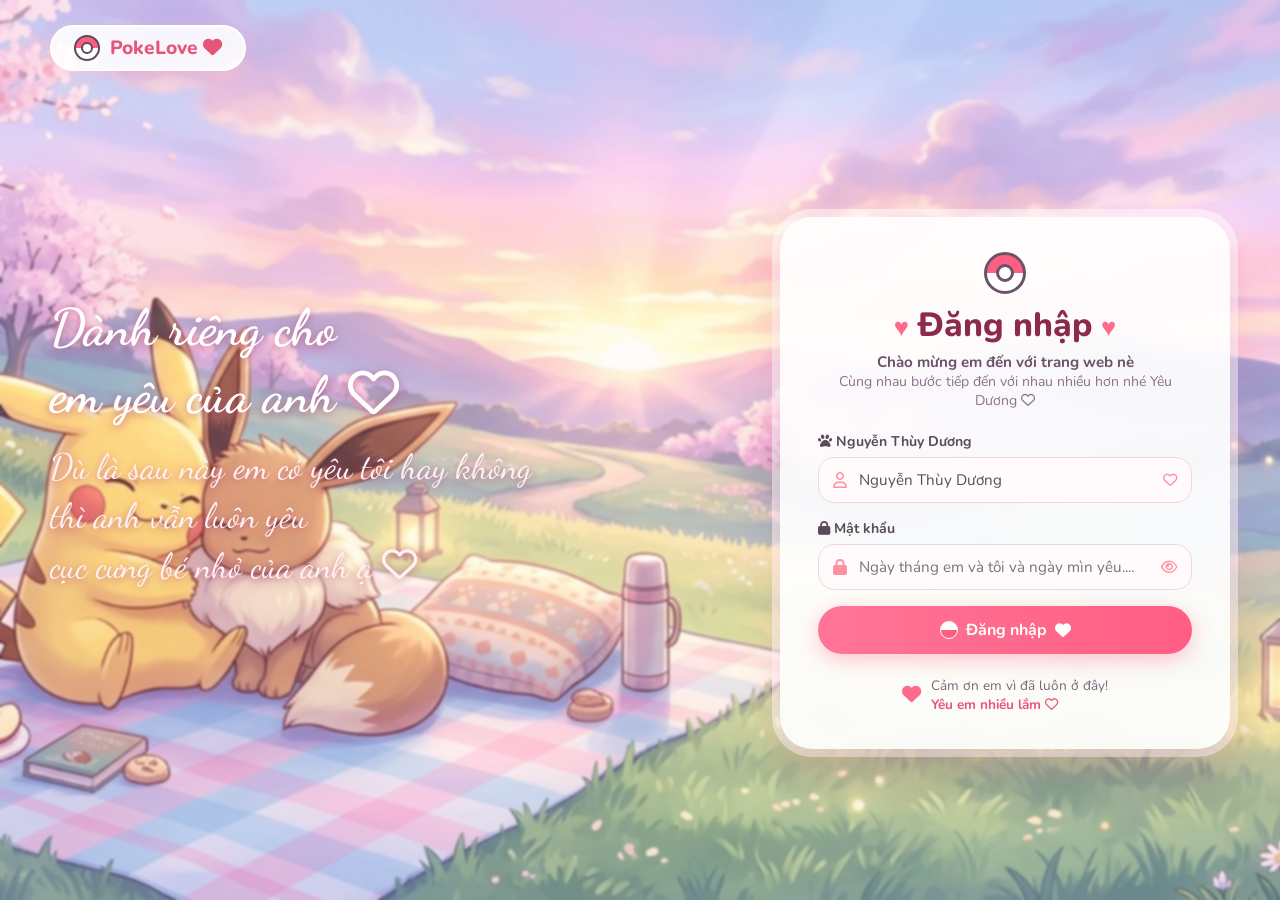
<file: index.html>
<!DOCTYPE html>
<html lang="vi">
<head>
    <meta charset="UTF-8">
    <meta name="viewport" content="width=device-width, initial-scale=1.0">
    <title>vì nghèo nên tôi code web tặng em</title>
    
    <!-- Google Fonts: Đổi sang Dancing Script hỗ trợ tiếng Việt có dấu hoàn hảo -->
    <link rel="preconnect" href="https://fonts.googleapis.com">
    <link rel="preconnect" href="https://fonts.gstatic.com" crossorigin>
    <link href="https://fonts.googleapis.com/css2?family=Dancing+Script:wght@600;700&family=Nunito:wght@400;600;700;800&display=swap" rel="stylesheet">
    
    <!-- Font Awesome Icons -->
    <link rel="stylesheet" href="https://cdnjs.cloudflare.com/ajax/libs/font-awesome/6.4.0/css/all.min.css">
    <link rel="stylesheet" href="style.css">
</head>
<body>

    <!-- Layer lớp phủ mờ nhẹ -->
    <div class="bg-overlay"></div>

    <!-- Header / Logo Top Left -->
    <header class="top-header">
        <div class="logo-box">
            <div class="pokeball-icon"></div>
            <span class="logo-text">PokeLove <i class="fa-solid fa-heart"></i></span>
        </div>
    </header>

    <!-- Container chính gồm 2 cột: BÊN TRÁI (Pokémon) & BÊN PHẢI (Đăng nhập) -->
    <main class="main-container">
        
        <!-- CỘT BÊN TRÁI: Dành cho hình Pokémon & Lời nhắn -->
        <section class="left-content">
            <div class="handwritten-message">
                <h2>Dành riêng cho<br>em yêu của anh <i class="fa-regular fa-heart"></i></h2>
                <p>Dù là sau này em có yêu tôi hay không <br>thì anh vẫn luôn yêu <br>cục cưng bé nhỏ của anh ạ <i class="fa-regular fa-heart"></i></p>
            </div>
        </section>

        <!-- CỘT BÊN PHẢI: Khung Đăng nhập -->
        <section class="login-card">
            <!-- Icon trang trí ở đầu form -->
            <div class="card-header-decor">
                <div class="center-pokeball"></div>
            </div>

            <h1 class="card-title">
                <span class="pink-heart">♥</span> Đăng nhập <span class="pink-heart">♥</span>
            </h1>
            
            <p class="card-subtitle">Chào mừng em đến với trang web nè</p>
            <p class="card-subtext">Cùng nhau bước tiếp đến với nhau nhiều hơn nhé Yêu Dương <i class="fa-regular fa-heart"></i></p>

            <!-- Form đăng nhập -->
            <form class="login-form" id="loginForm">
                <!-- Tên đăng nhập -->
                <div class="form-group">
                    <label><i class="fa-solid fa-paw"></i> Nguyễn Thùy Dương</label>
                    <div class="input-wrapper">
                        <i class="fa-regular fa-user left-icon"></i>
                        <input type="text" value="Nguyễn Thùy Dương" required>
                        <i class="fa-regular fa-heart right-icon"></i>
                    </div>
                </div>

                <!-- Mật khẩu -->
                <div class="form-group">
                    <label><i class="fa-solid fa-lock"></i> Mật khẩu</label>
                    <div class="input-wrapper">
                        <i class="fa-solid fa-lock left-icon"></i>
                        <input type="password" id="passwordInput" placeholder="Ngày tháng em và tôi và ngày mìn yêu...." required>
                        <i class="fa-regular fa-eye right-icon" id="togglePassword" style="cursor: pointer;"></i>
                    </div>
                </div>

                <!-- Nút Đăng Nhập -->
                <button type="submit" class="btn-submit">
                    <div class="btn-pokeball"></div>
                    Đăng nhập
                    <i class="fa-solid fa-heart"></i>
                </button>
            </form>

            <!-- Lời nhắn chân trang form -->
            <div class="card-footer-note">
                <i class="fa-solid fa-heart footer-heart"></i>
                <div>
                    <p>Cảm ơn em vì đã luôn ở đây!</p>
                    <p class="highlight">Yêu em nhiều lắm <i class="fa-regular fa-heart"></i></p>
                </div>
            </div>
        </section>

    </main>

    <!-- JAVASCRIPT ĐÃ SỬA LỖI -->
    <script>
        const passwordInput = document.getElementById('passwordInput');
        const togglePassword = document.getElementById('togglePassword');

        // Tính năng ẩn/hiện mật khẩu khi bấm vào icon con mắt bên cạnh ô mật khẩu
        togglePassword.addEventListener('click', function() {
            if (passwordInput.type === 'password') {
                passwordInput.type = 'text';
                togglePassword.classList.remove('fa-eye');
                togglePassword.classList.add('fa-eye-slash'); // Đổi icon thành mắt gạch chéo
            } else {
                passwordInput.type = 'password';
                togglePassword.classList.remove('fa-eye-slash');
                togglePassword.classList.add('fa-eye');
            }
        });

        // Kiểm tra mật khẩu khi nhấn Đăng nhập
        const loginForm = document.getElementById('loginForm');
        
        loginForm.addEventListener('submit', function(e) {
            e.preventDefault(); // Chặn load lại trang
            
            const correctPassword = "24010803107";
            const enteredPassword = passwordInput.value.trim();

            if (enteredPassword === correctPassword) {
                alert("Đăng nhập thành công! Chào em yêu của anh Nguyễn Thùy Dương ❤️");
                // Chuyển hướng sang trang web 2
                window.location.href = "page2.html"; 
            } else {
                alert("Mật khẩu chưa chính xác òi thì ra m không nhớ haiz 🥺");
                passwordInput.focus();
            }
        });
    </script>
</body>
</html>
</file>
<file: style.css>
/* Reset CSS cơ bản */
* {
    margin: 0;
    padding: 0;
    box-sizing: border-box;
    font-family: 'Nunito', sans-serif;
}

/* Background ảnh Pokémon */
body {
    min-height: 100vh;
    background-image: url('Gemini_Generated_Image_efxnz4efxnz4efxn.jpg'); /* Đổi tên thành file ảnh nền của bạn */
    background-position: center; /* Ưu tiên hiển thị Pokémon ở góc bên trái */
    background-repeat: no-repeat;
    background-size: cover;
    background-attachment: fixed;
    display: flex;
    flex-direction: column;
    position: relative;
    color: #5a4b5c;
    overflow-x: hidden;
}

/* Overlay làm dịu nền */
.bg-overlay {
    position: absolute;
    inset: 0;
    background: rgba(255, 235, 243, 0.15);
    backdrop-filter: blur(1px);
    z-index: 0;
}

/* --- Header Logo --- */
.top-header {
    position: relative;
    z-index: 2;
    padding: 25px 50px;
}

.logo-box {
    display: inline-flex;
    align-items: center;
    gap: 10px;
    background: rgba(255, 255, 255, 0.88);
    padding: 8px 22px;
    border-radius: 30px;
    box-shadow: 0 4px 15px rgba(255, 182, 193, 0.4);
    border: 2px solid #ffffff;
}

.pokeball-icon {
    width: 26px;
    height: 26px;
    background: linear-gradient(to bottom, #ff5e83 50%, #ffffff 50%);
    border-radius: 50%;
    border: 2px solid #5a4b5c;
    position: relative;
}
.pokeball-icon::after {
    content: '';
    position: absolute;
    top: 50%; left: 50%;
    transform: translate(-50%, -50%);
    width: 8px; height: 8px;
    background: #fff;
    border: 2px solid #5a4b5c;
    border-radius: 50%;
}

.logo-text {
    font-weight: 800;
    font-size: 1.2rem;
    color: #e8557a;
}

/* --- LAYOUT CHÍNH (Chia 2 Cột) --- */
.main-container {
    position: relative;
    z-index: 2;
    display: grid;
    grid-template-columns: 1fr 450px; /* Cột trái tự co giãn, cột phải cố định 450px */
    gap: 50px;
    max-width: 1300px;
    width: 100%;
    margin: auto;
    padding: 20px 50px 50px;
    align-items: center;
}

/* --- Cột bên trái: Dành khoảng trống hiển thị Pokémon & Chữ viết tay --- */
.left-content {
    color: #ffffff;
    text-shadow: 0 2px 8px rgba(184, 75, 115, 0.7);
    padding-bottom: 80px;
}

/* Đã thay đổi font chữ viết tay sang 'Dancing Script' nét cực mượt không lỗi dấu */
.handwritten-message h2 {
    font-family: 'Dancing Script', cursive;
    font-size: 3.2rem;
    line-height: 1.3;
    margin-bottom: 15px;
    color: #ffffff;
}

.handwritten-message p {
    font-family: 'Dancing Script', cursive;
    font-size: 2.2rem;
    line-height: 1.4;
    color: #fff0f5;
}

/* --- Cột bên phải: Card Đăng Nhập --- */
.login-card {
    background: rgba(255, 255, 255, 0.92);
    border-radius: 32px;
    padding: 35px 38px;
    box-shadow: 0 20px 40px rgba(232, 85, 122, 0.2),
                0 0 0 8px rgba(255, 255, 255, 0.5);
    backdrop-filter: blur(10px);
}

.card-header-decor {
    display: flex;
    justify-content: center;
    margin-bottom: 8px;
}

.center-pokeball {
    width: 42px;
    height: 42px;
    background: linear-gradient(to bottom, #ff5e83 50%, #ffffff 50%);
    border-radius: 50%;
    border: 3px solid #6b5268;
    position: relative;
}
.center-pokeball::after {
    content: '';
    position: absolute;
    top: 50%; left: 50%;
    transform: translate(-50%, -50%);
    width: 12px; height: 12px;
    background: #fff;
    border: 3px solid #6b5268;
    border-radius: 50%;
}

.card-title {
    text-align: center;
    font-size: 2.1rem;
    font-weight: 800;
    color: #8c2a4e;
    margin-bottom: 4px;
}

.pink-heart {
    color: #ff6b8b;
    font-size: 1.6rem;
}

.card-subtitle {
    text-align: center;
    font-weight: 700;
    color: #6b5268;
    font-size: 0.95rem;
}

.card-subtext {
    text-align: center;
    color: #8c7389;
    font-size: 0.88rem;
    margin-bottom: 22px;
}

/* Inputs & Form */
.form-group {
    margin-bottom: 16px;
}

.form-group label {
    display: block;
    font-weight: 700;
    font-size: 0.88rem;
    color: #5a4b5c;
    margin-bottom: 6px;
}

.input-wrapper {
    position: relative;
    display: flex;
    align-items: center;
}

.input-wrapper input {
    width: 100%;
    padding: 12px 40px;
    border: 1.5px solid #f3d5e0;
    background: #fffafc;
    border-radius: 16px;
    font-size: 0.95rem;
    color: #5a4b5c;
    outline: none;
    transition: all 0.3s ease;
}

.input-wrapper input:focus {
    border-color: #ff7597;
    background: #ffffff;
    box-shadow: 0 0 0 4px rgba(255, 117, 151, 0.18);
}

.input-wrapper .left-icon {
    position: absolute;
    left: 15px;
    color: #ff8fa3;
    font-size: 1rem;
}

.input-wrapper .right-icon {
    position: absolute;
    right: 15px;
    color: #ff8fa3;
    font-size: 0.9rem;
    cursor: pointer;
}

.form-options {
    display: flex;
    justify-content: space-between;
    align-items: center;
    font-size: 0.85rem;
    margin-bottom: 20px;
}

.remember-me {
    display: flex;
    align-items: center;
    gap: 6px;
    color: #7a6879;
    cursor: pointer;
}

.forgot-pass {
    color: #e8557a;
    text-decoration: none;
    font-weight: 600;
}

.forgot-pass:hover {
    text-decoration: underline;
}

/* Buttons */
.btn-submit {
    width: 100%;
    padding: 13px;
    background: linear-gradient(90deg, #ff7597, #ff5e83);
    border: none;
    border-radius: 25px;
    color: white;
    font-weight: 700;
    font-size: 1rem;
    cursor: pointer;
    box-shadow: 0 6px 20px rgba(255, 94, 131, 0.35);
    display: flex;
    align-items: center;
    justify-content: center;
    gap: 8px;
    transition: all 0.2s;
}

.btn-submit:hover {
    transform: translateY(-2px);
    box-shadow: 0 8px 25px rgba(255, 94, 131, 0.45);
}

.btn-pokeball {
    width: 18px;
    height: 18px;
    background: linear-gradient(to bottom, #ffffff 50%, #ff5e83 50%);
    border-radius: 50%;
    border: 1.5px solid #fff;
}

.divider {
    text-align: center;
    margin: 16px 0;
    position: relative;
}

.divider::before {
    content: '';
    position: absolute;
    left: 0; top: 50%;
    width: 100%; height: 1px;
    background: #f0d0dc;
    z-index: 1;
}

.divider span {
    background: #ffffff;
    padding: 0 12px;
    color: #a38d9f;
    font-size: 0.85rem;
    position: relative;
    z-index: 2;
}

.btn-register {
    width: 100%;
    padding: 12px;
    background: #fff5f8;
    border: 1.5px solid #ffccd5;
    border-radius: 25px;
    color: #e8557a;
    font-weight: 700;
    font-size: 0.95rem;
    cursor: pointer;
    display: flex;
    align-items: center;
    justify-content: center;
    gap: 8px;
}

.btn-register:hover {
    background: #ffe6ed;
}

.card-footer-note {
    margin-top: 22px;
    display: flex;
    align-items: center;
    justify-content: center;
    gap: 10px;
    font-size: 0.85rem;
    color: #7a6879;
}

.footer-heart {
    color: #ff6b8b;
    font-size: 1.2rem;
}

.card-footer-note .highlight {
    color: #e8557a;
    font-weight: 700;
}

/* Responsive cho thiết bị nhỏ */
@media (max-width: 950px) {
    .main-container {
        grid-template-columns: 1fr;
        justify-items: center;
    }
    .left-content {
        text-align: center;
        padding-bottom: 0;
    }
}
</file>
